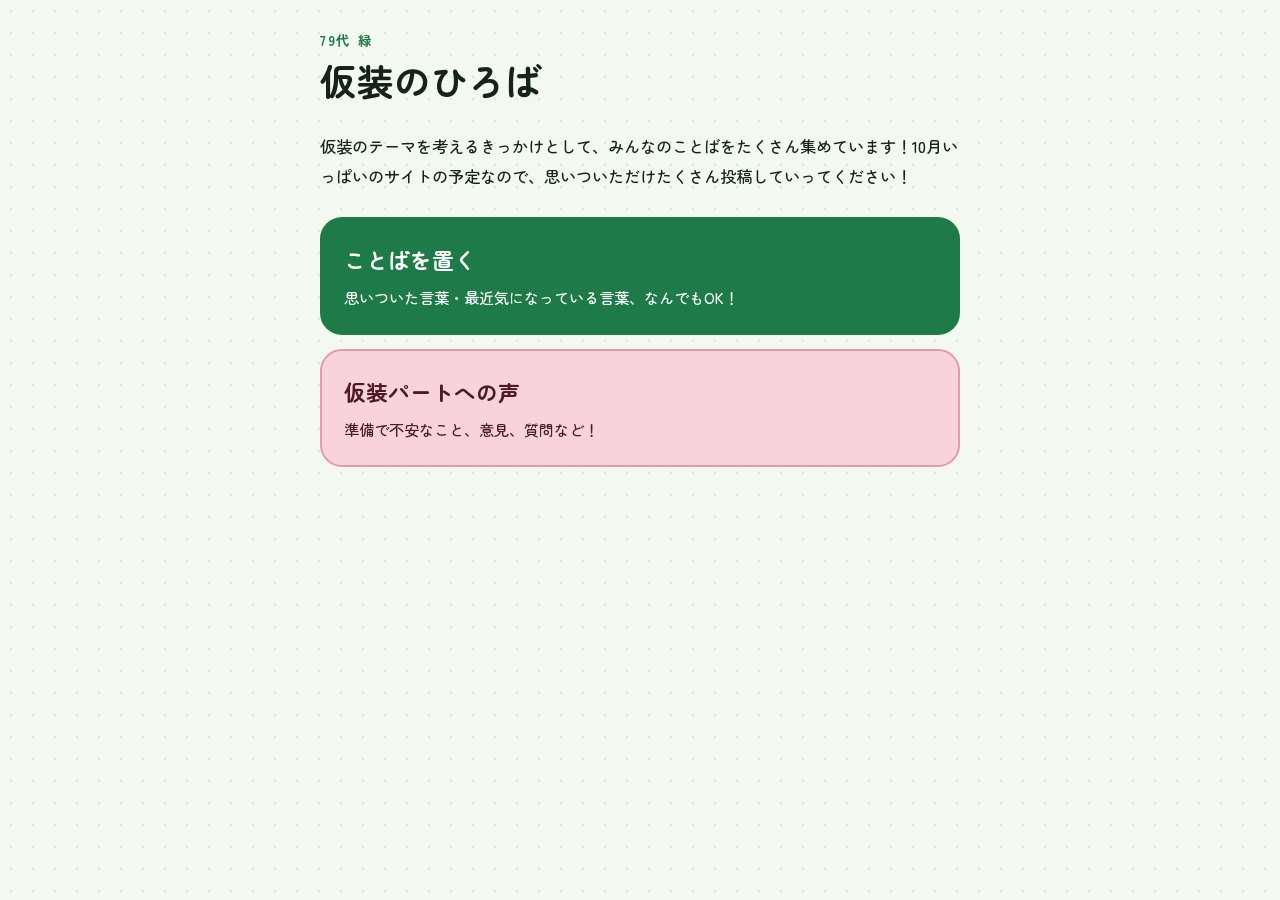
<file: index.html>
<!doctype html>
<html lang="ja">
<head>
<meta charset="utf-8">
<meta name="viewport" content="width=device-width,initial-scale=1,viewport-fit=cover">
<title>79緑 仮装のひろば</title>
<link rel="stylesheet" href="https://fonts.googleapis.com/css2?family=Zen+Maru+Gothic:wght@500;700&display=swap">
<link rel="stylesheet" href="style.css?v=3">
</head>
<body>
<main class="wrap">
  <header class="top">
    <span class="sub">79代 緑</span>
    <h1>仮装のひろば</h1>
  </header>

  <p class="lead">仮装のテーマを考えるきっかけとして、みんなのことばをたくさん集めています！10月いっぱいのサイトの予定なので、思いついただけたくさん投稿していってください！</p>

  <nav class="doors">
    <a class="door main" href="kotoba.html">
      <b>ことばを置く</b>
      <span>思いついた言葉・最近気になっている言葉、なんでもOK！</span>
    </a>
    <a class="door sub" href="koe.html">
      <b>仮装パートへの声</b>
      <span>準備で不安なこと、意見、質問など！</span>
    </a>
  </nav>
</main>
</body>
</html>
</file>
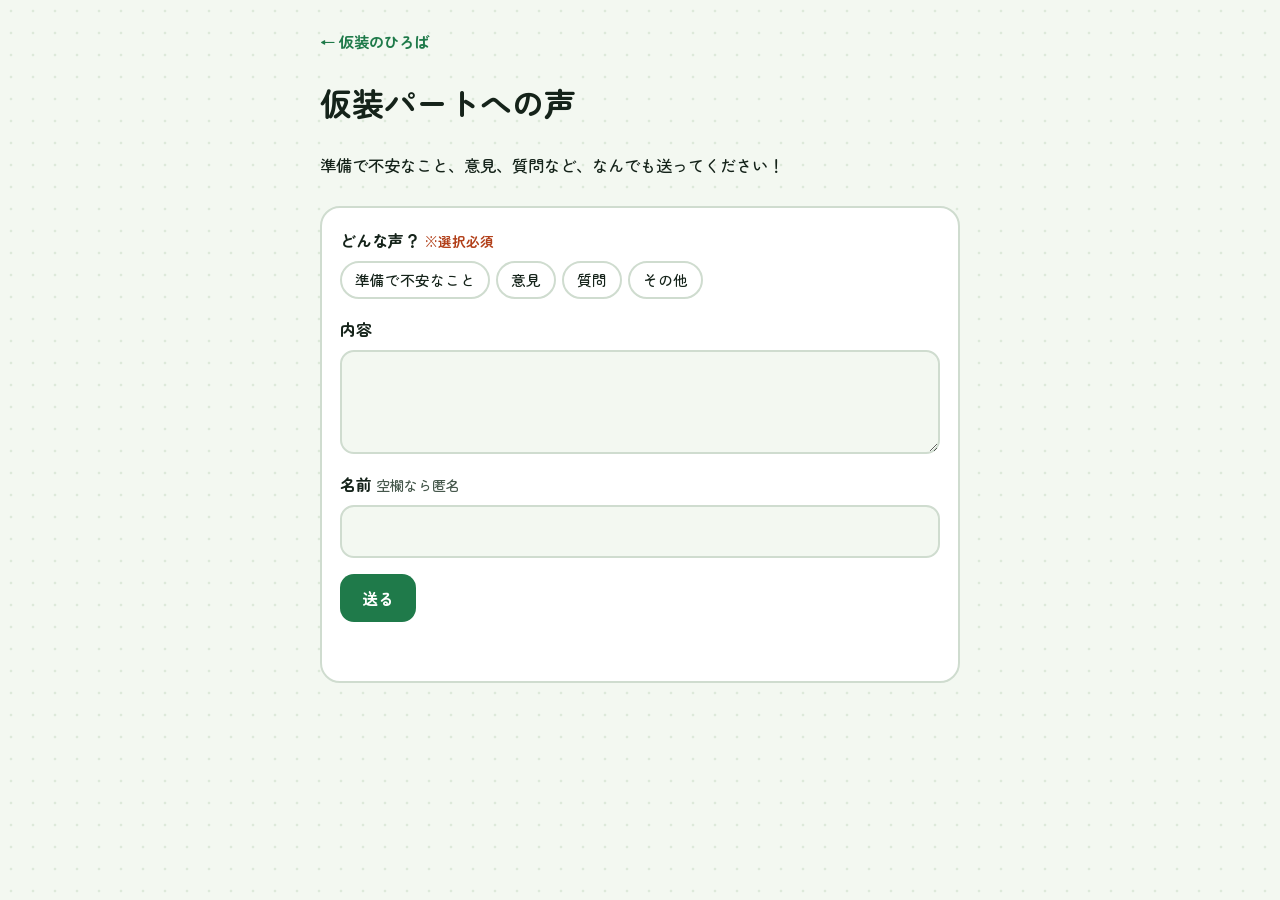
<file: koe.html>
<!doctype html>
<html lang="ja">
<head>
<meta charset="utf-8">
<meta name="viewport" content="width=device-width,initial-scale=1,viewport-fit=cover">
<title>仮装パートへの声｜79緑 仮装のひろば</title>
<link rel="stylesheet" href="https://fonts.googleapis.com/css2?family=Zen+Maru+Gothic:wght@500;700&display=swap">
<link rel="stylesheet" href="style.css?v=3">
</head>
<body>
<main class="wrap">
  <a class="back" href="index.html">← 仮装のひろば</a>
  <header>
    <h1>仮装パートへの声</h1>
  </header>
  <p class="lead">準備で不安なこと、意見、質問など、なんでも送ってください！</p>

  <form class="card" id="f" autocomplete="off">
    <div class="field">
      <span class="label" id="catLabel">どんな声？<span class="req">※選択必須</span></span>
      <div class="chips" id="cat" role="group" aria-labelledby="catLabel"></div>
    </div>
    <div class="field">
      <label for="text">内容</label>
      <textarea id="text" maxlength="1000"></textarea>
    </div>
    <div class="field">
      <label for="name">名前 <span class="hint">空欄なら匿名</span></label>
      <input type="text" id="name" maxlength="30">
    </div>
    <input type="text" id="hp" tabindex="-1" aria-hidden="true" style="position:absolute;left:-9999px" autocomplete="off">
    <div><button class="send" id="send" type="submit">送る</button></div>
    <p class="toast" id="toast" role="status"></p>
  </form>

</main>

<script src="config.js?v=3"></script>
<script src="common.js?v=3"></script>
<script>
const H = window.Hiroba;
const $ = id => document.getElementById(id);
const cat = H.chipGroup($('cat'), ['準備で不安なこと', '意見', '質問', 'その他']);

$('f').addEventListener('submit', async ev => {
  ev.preventDefault();
  if (!cat.value()) { $('cat').classList.add('warn'); H.toast($('toast'), 'どんな声かを1つ選んでください。', true); return; }
  const text = $('text').value.trim();
  if (!text) { H.toast($('toast'), '内容を書いてから送ってください。', true); return; }
  $('send').disabled = true;
  try {
    await H.post({ type: 'voice', category: cat.value(), text, name: $('name').value, hp: $('hp').value });
    $('text').value = ''; cat.reset();
    H.toast($('toast'), '送りました。');
  } catch (e) {
    H.toast($('toast'), H.errorText(e), true);
  } finally {
    $('send').disabled = false;
  }
});
</script>
</body>
</html>
</file>
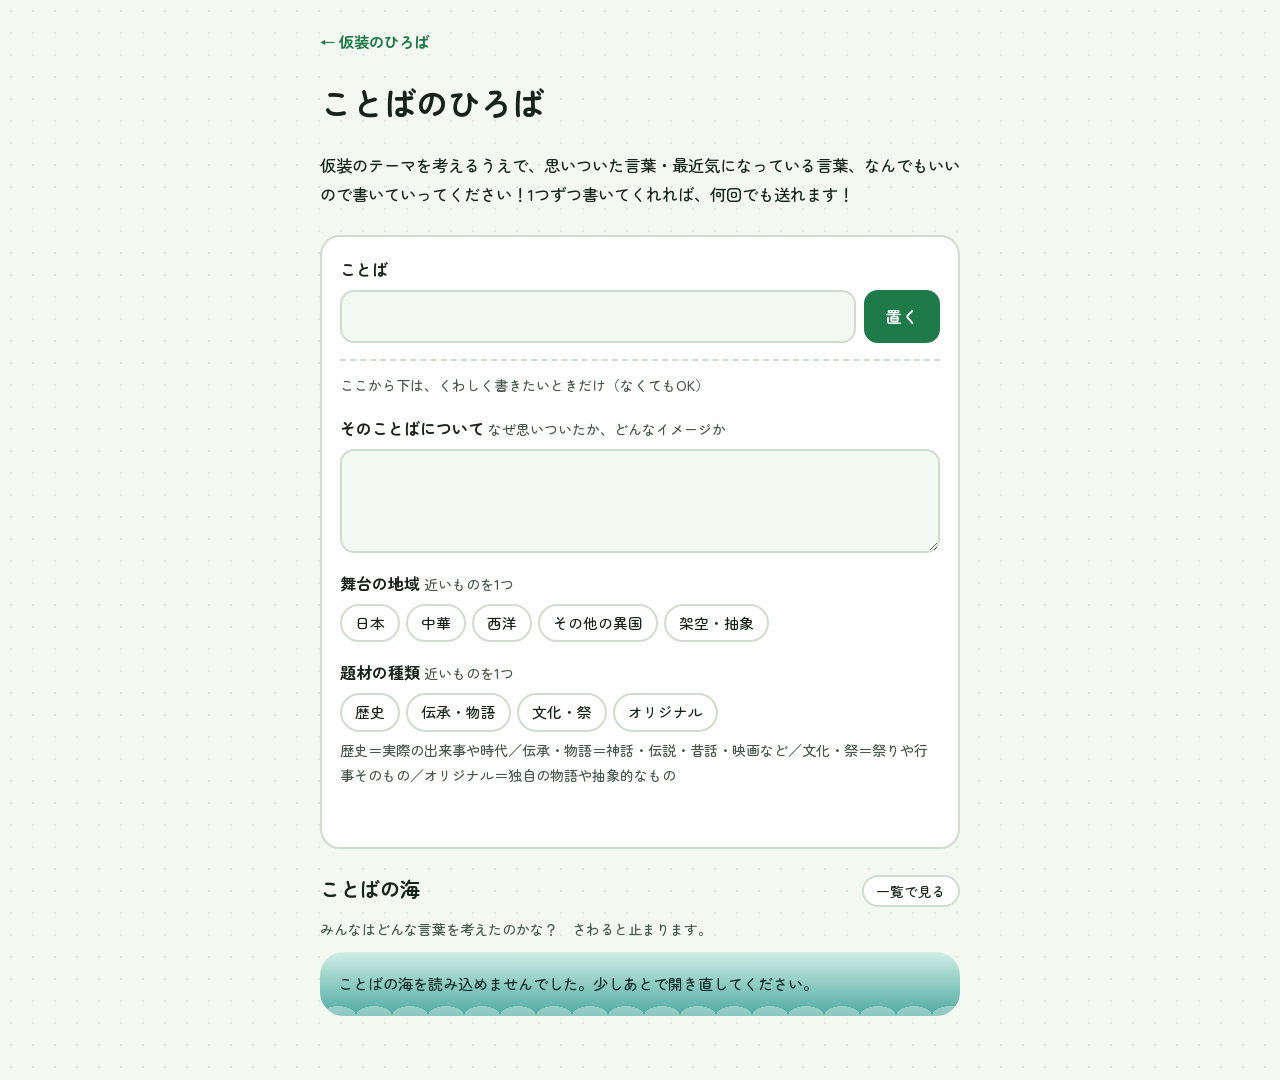
<file: kotoba.html>
<!doctype html>
<html lang="ja">
<head>
<meta charset="utf-8">
<meta name="viewport" content="width=device-width,initial-scale=1,viewport-fit=cover">
<title>ことばのひろば｜79緑 仮装のひろば</title>
<link rel="stylesheet" href="https://fonts.googleapis.com/css2?family=Zen+Maru+Gothic:wght@500;700&display=swap">
<link rel="stylesheet" href="style.css?v=3">
</head>
<body>
<main class="wrap">
  <a class="back" href="index.html">← 仮装のひろば</a>
  <header>
    <h1>ことばのひろば</h1>
  </header>
  <p class="lead">仮装のテーマを考えるうえで、思いついた言葉・最近気になっている言葉、なんでもいいので書いていってください！1つずつ書いてくれれば、何回でも送れます！</p>

  <form class="card" id="f" autocomplete="off">
    <div class="field">
      <label for="word">ことば</label>
      <div class="row">
        <input type="text" id="word" maxlength="40">
        <button class="send" id="send" type="submit">置く</button>
      </div>
    </div>

    <p class="hint divider">ここから下は、くわしく書きたいときだけ（なくてもOK）</p>

    <div class="field">
      <label for="note">そのことばについて <span class="hint">なぜ思いついたか、どんなイメージか</span></label>
      <textarea id="note" maxlength="300"></textarea>
    </div>
    <div class="field">
      <span class="label" id="areaLabel">舞台の地域 <span class="hint">近いものを1つ</span></span>
      <div class="chips" id="area" role="group" aria-labelledby="areaLabel"></div>
    </div>
    <div class="field">
      <span class="label" id="kindLabel">題材の種類 <span class="hint">近いものを1つ</span></span>
      <div class="chips" id="kind" role="group" aria-labelledby="kindLabel"></div>
      <p class="hint">歴史＝実際の出来事や時代／伝承・物語＝神話・伝説・昔話・映画など／文化・祭＝祭りや行事そのもの／オリジナル＝独自の物語や抽象的なもの</p>
    </div>
    <input type="text" id="hp" tabindex="-1" aria-hidden="true" style="position:absolute;left:-9999px" autocomplete="off">
    <p class="toast" id="toast" role="status"></p>
  </form>

  <section style="display:flex;flex-direction:column;gap:10px">
    <div class="seahead">
      <h2>ことばの海 <span class="hint" id="count"></span></h2>
      <button class="toggle" id="view" type="button">一覧で見る</button>
    </div>
    <p class="hint">みんなはどんな言葉を考えたのかな？　さわると止まります。</p>
    <div class="sea" id="sea"><p class="empty">読み込み中…</p></div>
  </section>
</main>

<script src="config.js?v=3"></script>
<script src="common.js?v=3"></script>
<script>
const H = window.Hiroba;
const $ = id => document.getElementById(id);
const area = H.chipGroup($('area'), ['日本', '中華', '西洋', 'その他の異国', '架空・抽象']);
const kind = H.chipGroup($('kind'), ['歴史', '伝承・物語', '文化・祭', 'オリジナル']);
const mine = new Set();
let words = [], seen = null, sig = '', listMode = matchMedia('(prefers-reduced-motion: reduce)').matches;

$('f').addEventListener('submit', async ev => {
  ev.preventDefault();
  const word = $('word').value.trim();
  if (!word) { H.toast($('toast'), '何か書いてから置いてください。', true); return; }
  $('send').disabled = true;
  try {
    await H.post({ type: 'word', word, note: $('note').value, area: area.value(), kind: kind.value(), hp: $('hp').value });
    mine.add(word);
    $('word').value = ''; $('note').value = ''; area.reset(); kind.reset();
    H.toast($('toast'), '「' + word + '」を送りました！ほかにもあれば続けてどうぞ！');
    loadWords();
    $('word').focus();
  } catch (e) {
    H.toast($('toast'), H.errorText(e), true);
  } finally {
    $('send').disabled = false;
  }
});

$('view').addEventListener('click', () => { listMode = !listMode; render(true); });
$('sea').addEventListener('click', () => $('sea').classList.toggle('paused'));

// ことば1つぶんの泡。たくさん出たことばほど少し大きく
function bubble(item, fresh) {
  const s = document.createElement('span');
  s.className = 'w' + (mine.has(item.w) ? ' mine' : '') + (fresh ? ' fresh' : '');
  s.style.fontSize = (1 + Math.min(item.n - 1, 4) * 0.12) + 'rem';
  s.textContent = item.w;
  if (item.n > 1) { const c = document.createElement('small'); c.textContent = '×' + item.n; s.appendChild(c); }
  return s;
}

function render(force) {
  const sea = $('sea');
  const newSig = (listMode ? 'L' : 'S') + JSON.stringify(words) + [...mine].join();
  if (!force && newSig === sig) return;
  sig = newSig;
  $('view').textContent = listMode ? '海で見る' : '一覧で見る';
  sea.textContent = '';
  if (!words.length) {
    sea.innerHTML = '<p class="empty">まだありません。最初のひとつをどうぞ。</p>';
    return;
  }
  const isFresh = item => seen && !seen.has(item.w);

  // 一覧（ことばが少ないとき・動きを減らす設定のとき）
  if (listMode || words.length < 8) {
    const box = document.createElement('div');
    box.className = listMode ? 'list' : 'list-sea';
    box.style.cssText = 'display:flex;flex-wrap:wrap;gap:10px;padding-inline:18px';
    words.forEach(it => box.appendChild(bubble(it, isFresh(it))));
    sea.style.background = listMode ? 'var(--surface)' : '';
    sea.style.border = listMode ? '2px solid var(--line)' : '';
    sea.appendChild(box);
    if (listMode) box.className = 'list';
    return;
  }
  sea.style.background = ''; sea.style.border = '';

  // 海：ことばを何本かの流れに分けて、左右交互に流す
  const laneCount = Math.max(2, Math.min(8, Math.ceil(words.length / 7)));
  const lanes = Array.from({ length: laneCount }, () => []);
  words.forEach((it, i) => lanes[i % laneCount].push(it));
  const width = sea.clientWidth || 360;

  lanes.forEach((items, li) => {
    const lane = document.createElement('div');
    lane.className = 'lane' + (li % 2 ? ' rev' : '');
    lane.style.display = 'flex'; lane.style.width = 'max-content'; // 見た目の読み込みが遅れても横1列にする
    sea.appendChild(lane);
    // 1周ぶん：画面幅より長くなるまで並べる（くり返しは最大4回）
    let guard = 0;
    do { items.forEach(it => lane.appendChild(bubble(it, isFresh(it)))); guard++; }
    while (lane.scrollWidth < width + 40 && guard < 4);
    // 同じものをもう1周ぶん並べて、切れ目なくつなぐ
    const half = [...lane.children];
    half.forEach(n => { const c = n.cloneNode(true); c.setAttribute('aria-hidden', 'true'); lane.appendChild(c); });
    const speed = 22 + (li % 3) * 7; // 1秒に進む量（px）
    lane.style.setProperty('--dur', Math.max(12, (lane.scrollWidth / 2) / speed) + 's');
  });
}

async function loadWords() {
  try {
    const d = await H.get('words');
    words = d.words || [];
    $('count').textContent = words.length ? (d.total + '個') : '';
    render(false);
    seen = new Set(words.map(w => w.w));
  } catch (e) {
    if (!words.length) $('sea').innerHTML = '<p class="empty">ことばの海を読み込めませんでした。少しあとで開き直してください。</p>';
  }
}
loadWords();
setInterval(() => { if (!document.hidden) loadWords(); }, 30000);
</script>
</body>
</html>
</file>
<file: style.css>
/* 79緑 仮装のひろば：1カラム。緑と白にピンクをひとさじ、丸ゴシック。ことばは「海」に浮かべて流す */
:root{
  --bg:#f3f8f1; --dot:#dde9da; --surface:#ffffff; --fg:#15231a; --muted:#46584c; --line:#cfdccf;
  --leaf:#1f7a4a; --leaf-ink:#ffffff; --leaf-soft:#dcefe2;
  --pink:#f8d3dc; --pink-ink:#4d1a28; --pink-line:#e39aac;
  --warn:#b2401a;
  --sea-top:#cfeee6; --sea-bottom:#4fa9a0; --sea-ink:#0f2e2b; --bubble:#ffffff; --bubble-line:#9fd4cb; --new:#ffe58a;
  --round:"Zen Maru Gothic","Hiragino Maru Gothic ProN","Yu Gothic","Meiryo",sans-serif;
  color-scheme:light;
}
@media (prefers-color-scheme: dark){
  :root{ --bg:#0f1712; --dot:#18261c; --surface:#17221a; --fg:#eef5ef; --muted:#b3c4b8; --line:#33463a;
    --leaf:#6ed49a; --leaf-ink:#0b1510; --leaf-soft:#1f3a2a;
    --pink:#5a2d3a; --pink-ink:#ffe3ea; --pink-line:#8d5263;
    --warn:#ffab80;
    --sea-top:#123a3a; --sea-bottom:#071c22; --sea-ink:#e6fbf7; --bubble:#1c4646; --bubble-line:#3c7f7a; --new:#7a6420; color-scheme:dark }
}
*{box-sizing:border-box}
html,body{margin:0}
body{background-color:var(--bg);background-image:radial-gradient(var(--dot) 1.5px,transparent 1.6px);background-size:22px 22px;
  color:var(--fg);font-family:var(--round);font-weight:500;font-size:16px;line-height:1.8;
  padding-inline:16px;padding-block:28px 64px}
.wrap{max-width:640px;margin-inline:auto;display:flex;flex-direction:column;gap:26px}
h1,h2{line-height:1.35;margin:0;text-wrap:balance;font-weight:700;word-break:keep-all}
h1{font-size:2rem}
h2{font-size:1.25rem}
p{margin:0}
a{color:var(--leaf)}
.lead{color:var(--fg);font-size:1.02rem}
.back{font-size:.95rem;text-decoration:none;font-weight:700}

.top{display:flex;flex-direction:column;gap:4px}
.top .sub{color:var(--leaf);font-weight:700;letter-spacing:.12em;font-size:.85rem}
.top h1{font-size:2.3rem}

.doors{display:grid;gap:14px}
.door{display:flex;flex-direction:column;gap:4px;padding:22px 22px;border-radius:22px;text-decoration:none;
  border:2px solid transparent;transition:transform .15s ease}
.door:hover{transform:translateY(-2px)}
.door b{font-size:1.35rem}
.door span{font-size:.95rem}
.door.main{background:var(--leaf);color:var(--leaf-ink)}
.door.sub{background:var(--pink);color:var(--pink-ink);border-color:var(--pink-line)}

.card{background:var(--surface);border:2px solid var(--line);border-radius:20px;padding:18px;display:flex;flex-direction:column;gap:16px}
label,.label{font-weight:700;font-size:1rem}
.hint{font-weight:500;color:var(--muted);font-size:.88rem}
.req{color:var(--warn);font-size:.85rem;margin-left:4px;font-weight:700}
input[type=text],textarea{font:inherit;color:var(--fg);background:var(--bg);border:2px solid var(--line);
  border-radius:14px;padding:10px 12px;width:100%}
textarea{min-height:6.5em;resize:vertical}
.row{display:flex;gap:8px}
.row input{flex:1;min-width:0}
button{font:inherit;cursor:pointer}
.send{background:var(--leaf);color:var(--leaf-ink);border:0;border-radius:14px;padding:10px 22px;font-weight:700;white-space:nowrap}
.send:disabled{opacity:.5;cursor:default}
.field{display:flex;flex-direction:column;gap:6px}
.chips{display:flex;flex-wrap:wrap;gap:6px}
.chip{background:var(--surface);color:var(--fg);border:2px solid var(--line);border-radius:999px;padding:4px 13px;font-size:.92rem}
.chip[aria-pressed="true"]{background:var(--leaf);border-color:var(--leaf);color:var(--leaf-ink)}
.chips.warn .chip{border-color:var(--warn)}
.divider{border-top:2px dashed var(--line);padding-top:12px}
button:focus-visible,input:focus-visible,textarea:focus-visible,a:focus-visible{outline:3px solid var(--leaf);outline-offset:2px}

.toast{min-height:1.6em;font-size:.95rem;color:var(--leaf);font-weight:700}
.toast.err{color:var(--warn)}

/* ===== ことばの海 ===== */
.seahead{display:flex;align-items:baseline;justify-content:space-between;gap:10px;flex-wrap:wrap}
.toggle{background:var(--surface);color:var(--fg);border:2px solid var(--line);border-radius:999px;padding:2px 12px;font-size:.85rem}
.sea{position:relative;border-radius:24px;overflow:hidden;padding-block:18px;
  background:linear-gradient(180deg,var(--sea-top),var(--sea-bottom));display:flex;flex-direction:column;gap:12px}
.sea::after{content:"";position:absolute;inset:auto 0 0 0;height:28px;pointer-events:none;
  background:radial-gradient(18px 10px at 18px 28px,rgba(255,255,255,.35) 98%,transparent) 0 0/36px 28px repeat-x}
.lane{display:flex;width:max-content;gap:10px;animation:drift var(--dur,40s) linear infinite}
.lane.rev{animation-direction:reverse}
.sea:hover .lane,.sea.paused .lane{animation-play-state:paused}
.lane .w{flex:none}
@keyframes drift{from{transform:translateX(0)}to{transform:translateX(-50%)}}

.w{display:inline-flex;align-items:center;gap:4px;background:var(--bubble);color:var(--sea-ink);border:2px solid var(--bubble-line);
  border-radius:999px;padding:4px 14px;font-weight:700;white-space:nowrap;animation:bob 3.2s ease-in-out infinite}
.w:nth-child(2n){animation-delay:-1.1s}
.w:nth-child(3n){animation-delay:-2.2s}
.w small{font-weight:500;opacity:.75}
.w.mine{background:var(--new)}
.w.fresh{box-shadow:0 0 0 3px var(--new)}
@keyframes bob{0%,100%{transform:translateY(0)}50%{transform:translateY(-4px)}}

.list{display:flex;flex-wrap:wrap;gap:8px}
.list .w{animation:none;background:var(--surface);color:var(--fg);border-color:var(--line)}
.list .w.mine{background:var(--new);color:var(--sea-ink)}
.empty{color:var(--muted);font-size:.95rem;padding-inline:18px}
.sea .empty{color:var(--sea-ink)}

@media (prefers-reduced-motion: reduce){
  .lane,.w{animation:none!important}
  .door{transition:none}
}
</file>
